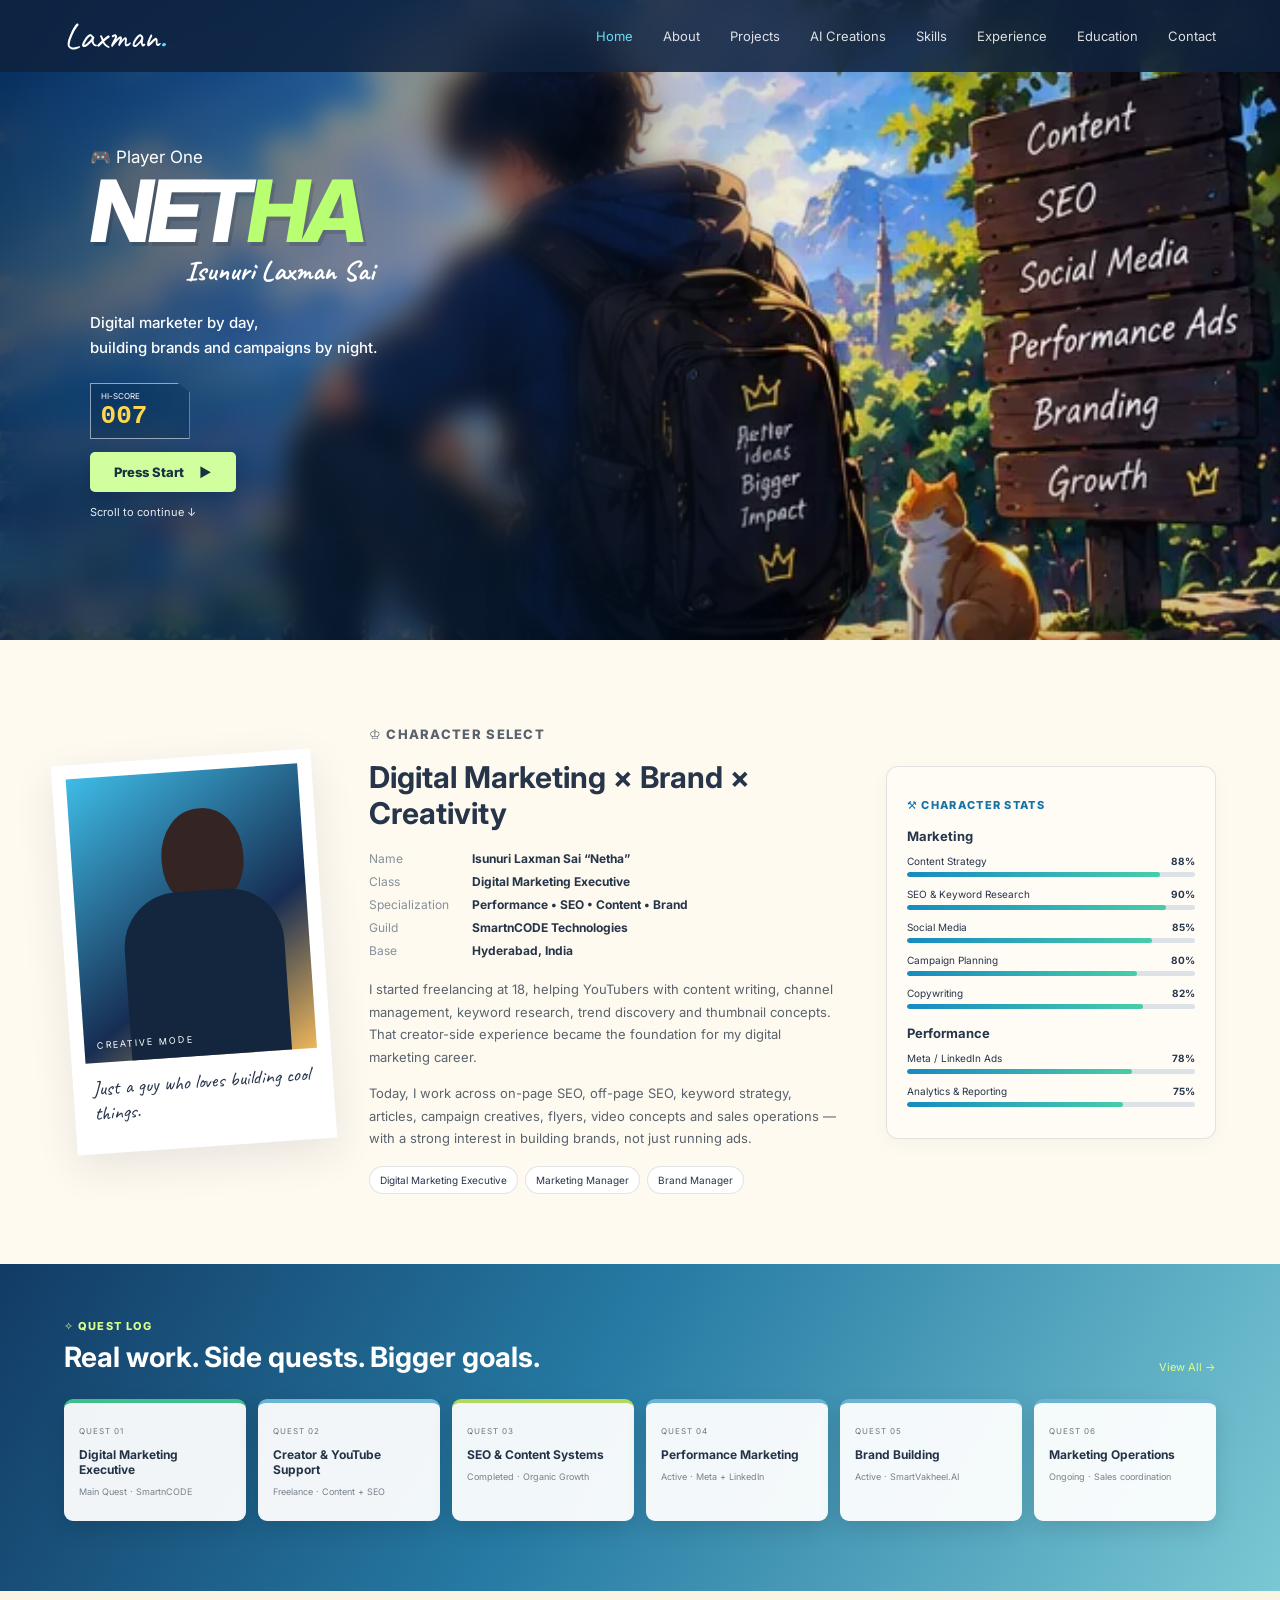
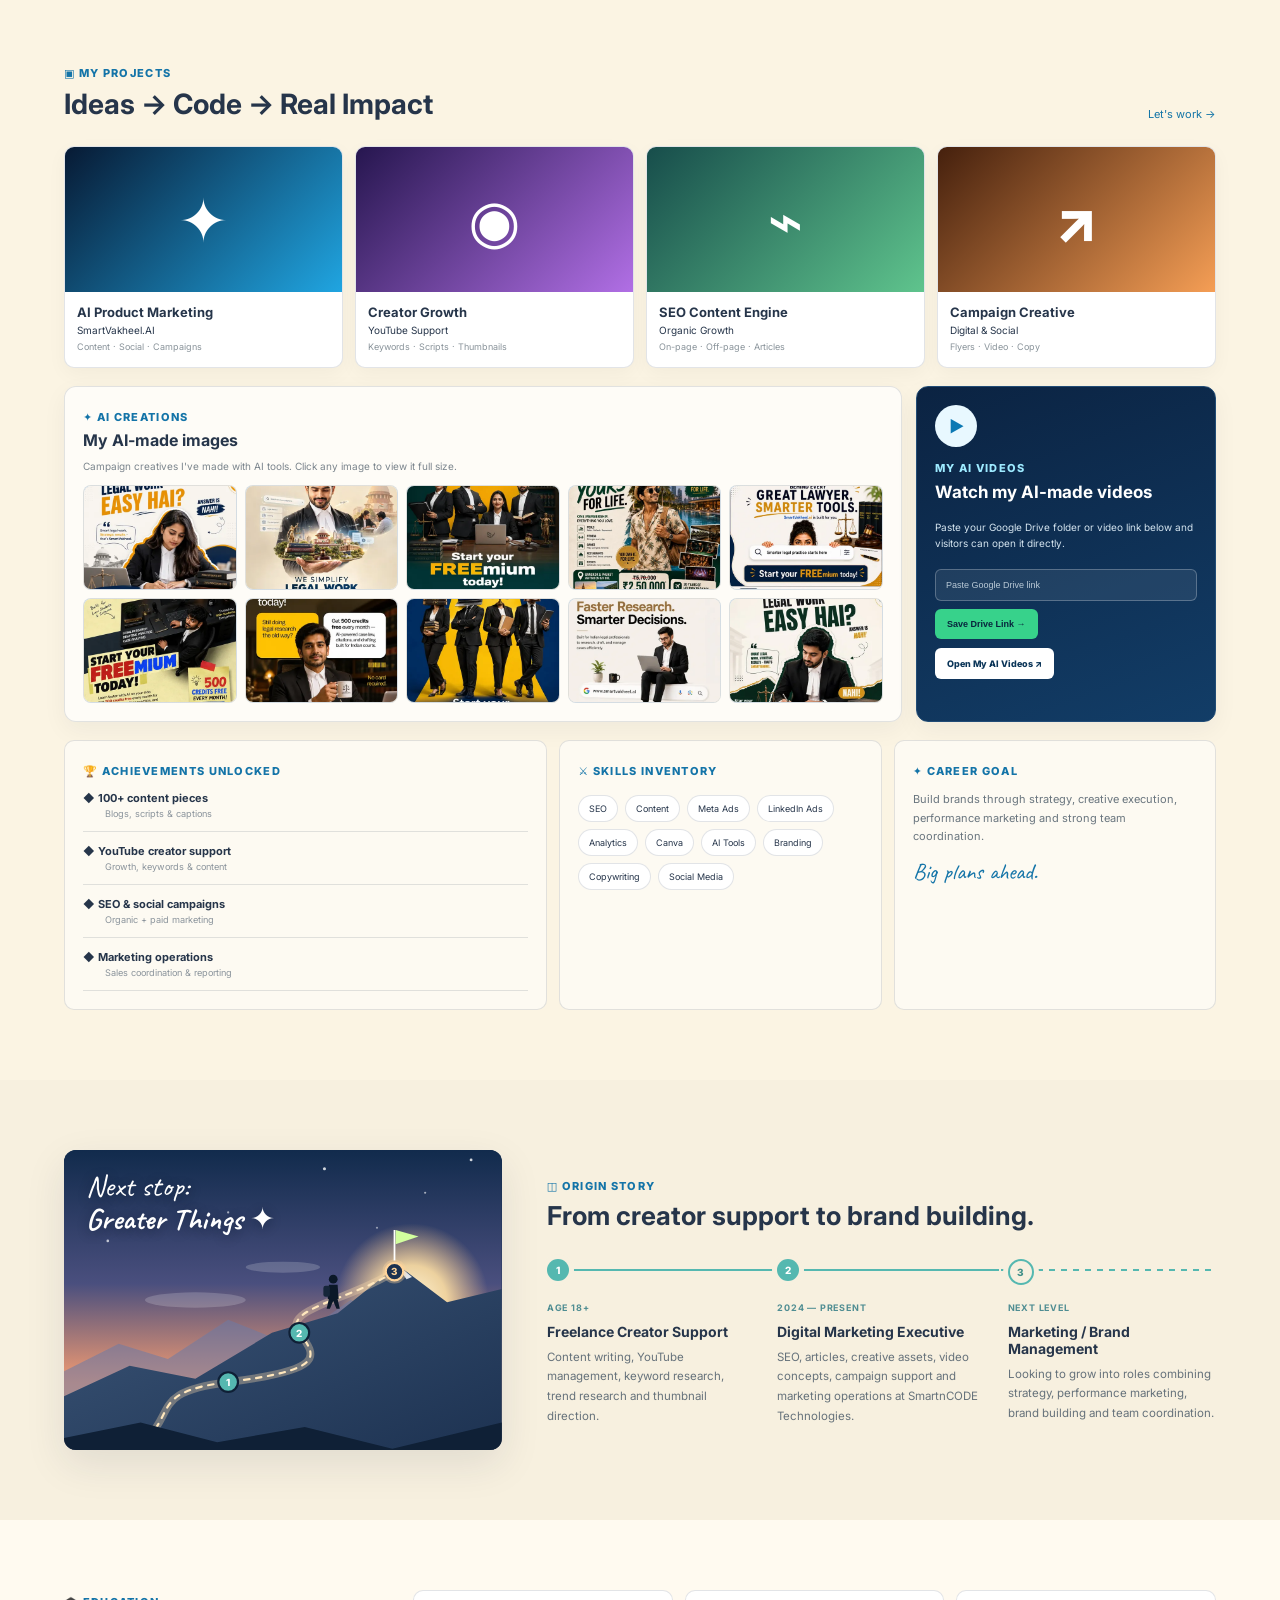
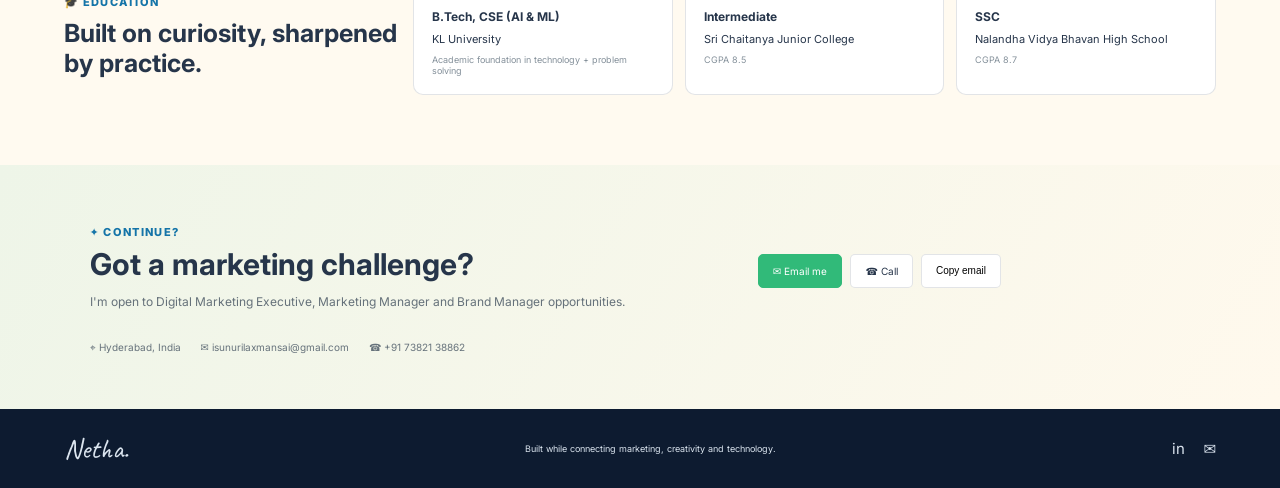
<file: index.html>
<!DOCTYPE html>
<html lang="en">
<head>
  <meta charset="UTF-8" />
  <meta name="viewport" content="width=device-width, initial-scale=1.0" />
  <!-- SITE URL: if you move to a custom domain, replace https://laxmansai.pages.dev everywhere
       in this file, robots.txt, sitemap.xml and llms.txt. -->
  <title>Isunuri Laxman Sai – Digital Marketing Executive in Hyderabad | SEO, Content &amp; Brand</title>
  <meta name="description" content="Isunuri Laxman Sai (Netha) is a Digital Marketing Executive in Hyderabad, India, working across SEO, content strategy, social media, Meta &amp; LinkedIn ads and brand campaigns. Open to Marketing Manager and Brand Manager roles." />
  <meta name="author" content="Isunuri Laxman Sai" />
  <meta name="robots" content="index, follow, max-image-preview:large" />
  <meta name="theme-color" content="#10223e" />
  <link rel="canonical" href="https://laxmansai.pages.dev/" />
  <link rel="icon" href="data:image/svg+xml,%3Csvg xmlns='http://www.w3.org/2000/svg' viewBox='0 0 64 64'%3E%3Crect width='64' height='64' rx='14' fill='%2310223e'/%3E%3Ctext x='30' y='45' font-family='Georgia,serif' font-style='italic' font-size='38' fill='%23fff' text-anchor='middle'%3EL%3C/text%3E%3Ccircle cx='47' cy='42' r='5' fill='%2354d7ff'/%3E%3C/svg%3E" />

  <!-- Social sharing preview (LinkedIn, WhatsApp, X, Facebook) -->
  <meta property="og:type" content="profile" />
  <meta property="og:site_name" content="Laxman Sai" />
  <meta property="og:title" content="Isunuri Laxman Sai – Digital Marketing × Brand × Creativity" />
  <meta property="og:description" content="Digital Marketing Executive in Hyderabad working across SEO, content, social media, performance marketing and brand campaigns." />
  <meta property="og:url" content="https://laxmansai.pages.dev/" />
  <meta property="og:image" content="https://laxmansai.pages.dev/images/laxman-sai-portfolio-share.jpg" />
  <meta property="og:image:width" content="1200" />
  <meta property="og:image:height" content="630" />
  <meta property="og:image:alt" content="Isunuri Laxman Sai – Digital Marketing Executive, Hyderabad. SEO, content, social and brand." />
  <meta property="og:locale" content="en_IN" />
  <meta property="profile:first_name" content="Laxman Sai" />
  <meta property="profile:last_name" content="Isunuri" />
  <meta name="twitter:card" content="summary_large_image" />
  <meta name="twitter:title" content="Isunuri Laxman Sai – Digital Marketing × Brand × Creativity" />
  <meta name="twitter:description" content="Digital Marketing Executive in Hyderabad working across SEO, content, social media, performance marketing and brand campaigns." />
  <meta name="twitter:image" content="https://laxmansai.pages.dev/images/laxman-sai-portfolio-share.jpg" />

  <!-- Load fonts and the hero image early instead of waiting for the stylesheet -->
  <link rel="preconnect" href="https://fonts.googleapis.com" />
  <link rel="preconnect" href="https://fonts.gstatic.com" crossorigin />
  <link rel="stylesheet" href="https://fonts.googleapis.com/css2?family=Caveat:wght@500;700&family=Inter:wght@400;500;600;700;800&display=swap" />
  <link rel="preload" as="image" href="images/laxman-sai-digital-marketer-hero.webp" type="image/webp" fetchpriority="high" />
  <link rel="stylesheet" href="style.css" />

  <!-- Structured data: tells Google and AI answer engines who this page is about -->
  <script type="application/ld+json">
  {
    "@context": "https://schema.org",
    "@graph": [
      {
        "@type": "Person",
        "@id": "https://laxmansai.pages.dev/#person",
        "name": "Isunuri Laxman Sai",
        "alternateName": ["Laxman Sai", "Netha"],
        "url": "https://laxmansai.pages.dev/",
        "image": "https://laxmansai.pages.dev/images/laxman-sai-portfolio-share.jpg",
        "jobTitle": "Digital Marketing Executive",
        "description": "Digital marketer in Hyderabad, India, working across SEO, content strategy, social media, performance marketing and brand building.",
        "email": "mailto:isunurilaxmansai@gmail.com",
        "telephone": "+91-73821-38862",
        "address": { "@type": "PostalAddress", "addressLocality": "Hyderabad", "addressRegion": "Telangana", "addressCountry": "IN" },
        "worksFor": { "@type": "Organization", "name": "SmartnCODE Technologies" },
        "alumniOf": { "@type": "CollegeOrUniversity", "name": "KL University" },
        "knowsAbout": ["Digital Marketing", "Search Engine Optimization", "Keyword Research", "Content Strategy", "Copywriting", "Social Media Marketing", "Meta Ads", "LinkedIn Ads", "Marketing Analytics", "Brand Management", "YouTube Growth"],
        "sameAs": ["https://www.linkedin.com/in/isunurilaxmansai/"]
      },
      {
        "@type": "WebSite",
        "@id": "https://laxmansai.pages.dev/#website",
        "url": "https://laxmansai.pages.dev/",
        "name": "Laxman Sai – Portfolio",
        "inLanguage": "en-IN",
        "publisher": { "@id": "https://laxmansai.pages.dev/#person" }
      },
      {
        "@type": "ProfilePage",
        "@id": "https://laxmansai.pages.dev/#profile",
        "url": "https://laxmansai.pages.dev/",
        "name": "Isunuri Laxman Sai – Digital Marketing Executive",
        "isPartOf": { "@id": "https://laxmansai.pages.dev/#website" },
        "mainEntity": { "@id": "https://laxmansai.pages.dev/#person" },
        "dateModified": "2026-09-26"
      }
    ]
  }
  </script>
</head>
<body>
  <header class="site-header">
    <a class="logo" href="#home">Laxman<span>.</span></a>
    <button class="menu-toggle" aria-label="Open menu">☰</button>
    <nav class="nav">
      <a class="active" href="#home">Home</a>
      <a href="#about">About</a>
      <a href="#projects">Projects</a>
      <a href="#ai-creations">AI Creations</a>
      <a href="#skills">Skills</a>
      <a href="#experience">Experience</a>
      <a href="#education">Education</a>
      <a href="#contact">Contact</a>
    </nav>
  </header>

  <main>
    <section id="home" class="hero">
      <div class="hero-overlay"></div>
      <div class="anime-artwork" aria-hidden="true"></div>
      <div class="hero-content">
        <div class="player-tag">🎮 Player One</div>
        <h1>NET<span>HA</span> <span class="signature">Isunuri Laxman Sai</span></h1>
        <p class="hero-copy">Digital marketer by day,<br>building brands and campaigns by night.</p>
        <div class="score-card">
          <small>HI-SCORE</small>
          <strong>007</strong>
        </div>
        <a class="start-btn" href="#about">Press Start <span>▶</span></a>
        <a class="scroll-cue" href="#about">Scroll to continue ↓</a>
      </div>
      <div class="hero-art anime-hero-art">
        <div class="sun"></div>
        <div class="mountain mountain-1"></div>
        <div class="mountain mountain-2"></div>
        <div class="lake"></div>
        <div class="hero-character">
          <div class="head"></div>
          <div class="body"></div>
          <div class="leg leg-left"></div>
          <div class="leg leg-right"></div>
          <div class="bag">Better<br>Ideas<br>Bigger<br>Impact</div>
        </div>
        <div class="cat">🐈</div>
        <div class="signpost">
          <b>Marketing</b><b>Content</b><b>SEO</b><b>Brand</b><b>Creativity</b>
        </div>
      </div>
    </section>

    <section id="about" class="section about">
      <div class="polaroid">
        <div class="portrait-placeholder">
          <div class="portrait-head"></div>
          <div class="portrait-body"></div>
          <span>CREATIVE MODE</span>
        </div>
        <p>Just a guy who loves building cool things.</p>
      </div>

      <div class="bio">
        <p class="eyebrow">♔ CHARACTER SELECT</p>
        <h2>Digital Marketing × Brand × Creativity</h2>
        <div class="meta-grid">
          <span>Name</span><b>Isunuri Laxman Sai “Netha”</b>
          <span>Class</span><b>Digital Marketing Executive</b>
          <span>Specialization</span><b>Performance • SEO • Content • Brand</b>
          <span>Guild</span><b>SmartnCODE Technologies</b>
          <span>Base</span><b>Hyderabad, India</b>
        </div>
        <p>
          I started freelancing at 18, helping YouTubers with content writing,
          channel management, keyword research, trend discovery and thumbnail concepts.
          That creator-side experience became the foundation for my digital marketing career.
        </p>
        <p>
          Today, I work across on-page SEO, off-page SEO, keyword strategy, articles,
          campaign creatives, flyers, video concepts and sales operations — with a strong
          interest in building brands, not just running ads.
        </p>
        <div class="role-chips">
          <span>Digital Marketing Executive</span>
          <span>Marketing Manager</span>
          <span>Brand Manager</span>
        </div>
      </div>

      <div id="skills" class="stats-card">
        <p class="eyebrow">⚒ CHARACTER STATS</p>
        <h3>Marketing</h3>
        <div class="stat"><label>Content Strategy <b>88%</b></label><i style="--w:88%"></i></div>
        <div class="stat"><label>SEO & Keyword Research <b>90%</b></label><i style="--w:90%"></i></div>
        <div class="stat"><label>Social Media <b>85%</b></label><i style="--w:85%"></i></div>
        <div class="stat"><label>Campaign Planning <b>80%</b></label><i style="--w:80%"></i></div>
        <div class="stat"><label>Copywriting <b>82%</b></label><i style="--w:82%"></i></div>
        <h3>Performance</h3>
        <div class="stat"><label>Meta / LinkedIn Ads <b>78%</b></label><i style="--w:78%"></i></div>
        <div class="stat"><label>Analytics & Reporting <b>75%</b></label><i style="--w:75%"></i></div>
      </div>
    </section>

    <section class="quest-section">
      <div class="section-heading light">
        <div><span class="eyebrow">✧ QUEST LOG</span><h2>Real work. Side quests. Bigger goals.</h2></div>
        <a href="#experience">View All →</a>
      </div>
      <div class="quest-grid">
        <article class="quest active"><small>QUEST 01</small><h3>Digital Marketing Executive</h3><p>Main Quest · SmartnCODE</p></article>
        <article class="quest"><small>QUEST 02</small><h3>Creator & YouTube Support</h3><p>Freelance · Content + SEO</p></article>
        <article class="quest done"><small>QUEST 03</small><h3>SEO & Content Systems</h3><p>Completed · Organic Growth</p></article>
        <article class="quest"><small>QUEST 04</small><h3>Performance Marketing</h3><p>Active · Meta + LinkedIn</p></article>
        <article class="quest"><small>QUEST 05</small><h3>Brand Building</h3><p>Active · SmartVakheel.AI</p></article>
        <article class="quest"><small>QUEST 06</small><h3>Marketing Operations</h3><p>Ongoing · Sales coordination</p></article>
      </div>
    </section>

    <section id="projects" class="section projects">
      <div class="section-heading">
        <div><span class="eyebrow">▣ MY PROJECTS</span><h2>Ideas → Code → Real Impact</h2></div>
        <a href="#contact">Let's work →</a>
      </div>
      <!-- Each card opens a detail view.
           data-url: the project link (leave empty to hide the link section).
           .project-details: the full description shown when the card is expanded. -->
      <div class="project-grid">
        <article class="project-card project-blue" data-url="https://www.smartvakheel.ai">
          <div class="project-visual">✦</div><h3>AI Product Marketing</h3><p>SmartVakheel.AI</p><small>Content · Social · Campaigns</small>
          <div class="project-details">
            <p>Brand and growth marketing for SmartVakheel.AI, an AI assistant that helps legal professionals research faster, draft smarter and manage their work better.</p>
            <p>My job is to turn product features into clear, benefit-led messages that lawyers actually care about, and to make sure that message shows up consistently everywhere the brand appears.</p>
            <h4>What I worked on</h4>
            <ul>
              <li>Social media content, captions and posting calendars</li>
              <li>Campaign creatives for launches and freemium offers</li>
              <li>Ad copy and landing-page messaging</li>
              <li>Tracking campaign performance and reporting what worked</li>
            </ul>
            <p>The goal throughout: build a brand people trust, not just run ads. Every post, flyer and campaign should make the product feel simpler and more credible to the people it is built for.</p>
          </div>
        </article>
        <article class="project-card project-purple" data-url="">
          <div class="project-visual">◉</div><h3>Creator Growth</h3><p>YouTube Support</p><small>Keywords · Scripts · Thumbnails</small>
          <div class="project-details">
            <p>Where it all started. From 18, I freelanced with YouTube creators on content writing, channel management, keyword research, trend discovery and thumbnail concepts.</p>
            <p>Working on the creator side taught me how audiences discover and choose content, which became the foundation for everything I do in marketing today.</p>
          </div>
        </article>
        <article class="project-card project-green" data-url="">
          <div class="project-visual">⌁</div><h3>SEO Content Engine</h3><p>Organic Growth</p><small>On-page · Off-page · Articles</small>
          <div class="project-details">
            <p>On-page and off-page SEO, keyword strategy and long-form articles built to grow organic traffic steadily over time.</p>
            <p>I research what people are searching for, map keywords to pages, write and optimise the content, and build the off-page signals that help it rank.</p>
          </div>
        </article>
        <article class="project-card project-orange" data-url="">
          <div class="project-visual">↗</div><h3>Campaign Creative</h3><p>Digital & Social</p><small>Flyers · Video · Copy</small>
          <div class="project-details">
            <p>Flyers, video concepts and copy for digital and social campaigns.</p>
            <p>Each piece starts from one clear message, then gets shaped for the channel it runs on, whether that is a feed post, a short video or a printed flyer.</p>
          </div>
        </article>
      </div>

      <template id="projectViewTemplate">
        <div class="project-overlay">
          <div class="lightbox-backdrop"></div>
          <article class="project-modal" tabindex="-1" role="dialog" aria-modal="true">
            <div class="pm-inner">
              <button class="pm-close" type="button" aria-label="Close">✕</button>
              <div class="pm-content">
                <div class="pm-summary" aria-hidden="true"></div>
                <div class="pm-body">
                  <span class="eyebrow pm-subtitle"></span>
                  <h2 class="pm-title"></h2>
                  <div class="pm-tags"></div>
                  <div class="pm-description"></div>
                  <div class="pm-link"><span>PROJECT LINK</span><a target="_blank" rel="noopener noreferrer"></a></div>
                </div>
              </div>
            </div>
          </article>
        </div>
      </template>

      <div id="ai-creations" class="ai-showcase">
        <div class="ai-gallery-card">
          <div class="section-heading compact">
            <div><span class="eyebrow">✦ AI CREATIONS</span><h3>My AI-made images</h3></div>
          </div>
          <p class="gallery-note">Campaign creatives I've made with AI tools. Click any image to view it full size.</p>
          <!-- To add or swap an image: put the file in the images folder and add/edit a button below. -->
          <div id="aiGallery" class="ai-gallery">
            <button class="ai-slot" type="button"><img src="images/thumbs/smartvakheel-legal-work-easy-hai.webp" data-full="images/smartvakheel-legal-work-easy-hai.webp" width="480" height="480" alt="SmartVakheel.ai “Legal work easy hai?” post" loading="lazy" decoding="async"></button>
            <button class="ai-slot" type="button"><img src="images/thumbs/smartvakheel-we-simplify-legal-work.webp" data-full="images/smartvakheel-we-simplify-legal-work.webp" width="480" height="480" alt="SmartVakheel.AI “We simplify legal work” post" loading="lazy" decoding="async"></button>
            <button class="ai-slot" type="button"><img src="images/thumbs/smartvakheel-freemium-poster.webp" data-full="images/smartvakheel-freemium-poster.webp" width="480" height="600" alt="SmartVakheel.AI “Start your FREEmium today” poster" loading="lazy" decoding="async"></button>
            <button class="ai-slot" type="button"><img src="images/thumbs/dm-club-membership-offer.webp" data-full="images/dm-club-membership-offer.webp" width="480" height="480" alt="DM Club “Make it yours. For life.” membership offer" loading="lazy" decoding="async"></button>
            <button class="ai-slot" type="button"><img src="images/thumbs/smartvakheel-great-lawyer-smarter-tools.webp" data-full="images/smartvakheel-great-lawyer-smarter-tools.webp" width="480" height="480" alt="SmartVakheel.AI “Great lawyer, smarter tools” post" loading="lazy" decoding="async"></button>
            <button class="ai-slot" type="button"><img src="images/thumbs/smartvakheel-freemium-law-students.webp" data-full="images/smartvakheel-freemium-law-students.webp" width="480" height="480" alt="SmartVakheel.AI freemium offer for law students" loading="lazy" decoding="async"></button>
            <button class="ai-slot" type="button"><img src="images/thumbs/smartvakheel-freemium-advocates.webp" data-full="images/smartvakheel-freemium-advocates.webp" width="480" height="640" alt="SmartVakheel.AI freemium poster for advocates" loading="lazy" decoding="async"></button>
            <button class="ai-slot" type="button"><img src="images/thumbs/smartvakheel-freemium-law-firms.webp" data-full="images/smartvakheel-freemium-law-firms.webp" width="480" height="600" alt="SmartVakheel.AI freemium poster for law firms" loading="lazy" decoding="async"></button>
            <button class="ai-slot" type="button"><img src="images/thumbs/smartvakheel-faster-research-smarter-decisions.webp" data-full="images/smartvakheel-faster-research-smarter-decisions.webp" width="480" height="480" alt="SmartVakheel “Faster research. Smarter decisions.” post" loading="lazy" decoding="async"></button>
            <button class="ai-slot" type="button"><img src="images/thumbs/smartvakheel-legal-work-easy-hai-green.webp" data-full="images/smartvakheel-legal-work-easy-hai-green.webp" width="480" height="480" alt="SmartVakheel.ai “Legal work easy hai?” post, green version" loading="lazy" decoding="async"></button>
          </div>
        </div>

        <aside class="drive-card">
          <div class="drive-icon">▶</div>
          <span class="eyebrow">MY AI VIDEOS</span>
          <h3>Watch my AI-made videos</h3>
          <p>Paste your Google Drive folder or video link below and visitors can open it directly.</p>
          <input id="driveInput" type="url" placeholder="Paste Google Drive link">
          <button id="saveDrive" class="drive-btn">Save Drive Link →</button>
          <a id="driveLink" class="drive-link" href="#" target="_blank" rel="noopener" hidden>Open My AI Videos ↗</a>
        </aside>
      </div>

      <div class="lower-grid">
        <div class="achievements">
          <span class="eyebrow">🏆 ACHIEVEMENTS UNLOCKED</span>
          <div class="achievement">◆ <b>100+ content pieces</b><small>Blogs, scripts & captions</small></div>
          <div class="achievement">◆ <b>YouTube creator support</b><small>Growth, keywords & content</small></div>
          <div class="achievement">◆ <b>SEO & social campaigns</b><small>Organic + paid marketing</small></div>
          <div class="achievement">◆ <b>Marketing operations</b><small>Sales coordination & reporting</small></div>
        </div>

        <div class="inventory">
          <span class="eyebrow">⚔ SKILLS INVENTORY</span>
          <div class="skill-tags">
            <span>SEO</span><span>Content</span><span>Meta Ads</span><span>LinkedIn Ads</span>
            <span>Analytics</span><span>Canva</span><span>AI Tools</span><span>Branding</span>
            <span>Copywriting</span><span>Social Media</span>
          </div>
        </div>

        <div class="inventory">
          <span class="eyebrow">✦ CAREER GOAL</span>
          <p class="career-copy">Build brands through strategy, creative execution, performance marketing and strong team coordination.</p>
          <div class="goal-script">Big plans ahead.</div>
        </div>
      </div>
    </section>

    <section id="experience" class="section experience">
      <div class="experience-art">
        <!-- Journey illustration: the path climbs through the three timeline milestones to the summit. -->
        <svg viewBox="0 0 400 300" preserveAspectRatio="xMidYMid slice" aria-hidden="true">
          <defs>
            <linearGradient id="journeySky" x1="0" y1="0" x2="0" y2="1">
              <stop offset="0" stop-color="#0b2747"/>
              <stop offset=".45" stop-color="#4a4f7e"/>
              <stop offset=".75" stop-color="#f29b72"/>
              <stop offset="1" stop-color="#ffd49a"/>
            </linearGradient>
            <radialGradient id="journeySun">
              <stop offset="0" stop-color="#fff4d6"/>
              <stop offset=".45" stop-color="#ffe0a3" stop-opacity=".9"/>
              <stop offset="1" stop-color="#ffc98a" stop-opacity="0"/>
            </radialGradient>
            <linearGradient id="journeyRidge" x1="0" y1="0" x2="1" y2="1">
              <stop offset="0" stop-color="#3b5577"/>
              <stop offset="1" stop-color="#1c3150"/>
            </linearGradient>
          </defs>
          <rect width="400" height="300" fill="url(#journeySky)"/>
          <g fill="#fff">
            <circle cx="40" cy="96" r="1.2" opacity=".7"/><circle cx="150" cy="70" r="1" opacity=".6"/>
            <circle cx="238" cy="30" r="1.4" opacity=".8"/><circle cx="330" cy="52" r="1" opacity=".6"/>
            <circle cx="372" cy="22" r="1.3" opacity=".8"/><circle cx="286" cy="84" r="1" opacity=".5"/>
          </g>
          <circle cx="318" cy="150" r="70" fill="url(#journeySun)"/>
          <g fill="#fff" opacity=".18">
            <ellipse cx="120" cy="150" rx="46" ry="7"/><ellipse cx="200" cy="120" rx="34" ry="5"/><ellipse cx="360" cy="190" rx="40" ry="6"/>
          </g>
          <path d="M0 215 L50 190 L95 204 L150 168 L205 190 L262 150 L330 180 L400 158 V300 H0Z" fill="#6c7aa6" opacity=".55"/>
          <path d="M0 238 L60 210 L120 222 L190 180 L250 162 L305 118 L350 152 L400 140 V300 H0Z" fill="url(#journeyRidge)"/>
          <path d="M305 118 L296 126 L303 128 L308 124 L313 131 L318 129Z" fill="#fff" opacity=".85"/>
          <path d="M40 300 C120 262 62 236 150 225 S232 202 215 180 S262 150 302 124" fill="none" stroke="#f7d8a8" stroke-width="7" stroke-linecap="round" opacity=".35"/>
          <path d="M40 300 C120 262 62 236 150 225 S232 202 215 180 S262 150 302 124" fill="none" stroke="#ffe7bd" stroke-width="2" stroke-dasharray="5 6" stroke-linecap="round"/>
          <path d="M0 276 L70 262 L140 280 L220 266 L300 286 L400 262 V300 H0Z" fill="#0f2036"/>
          <g font-family="Inter,system-ui,sans-serif" font-size="9" font-weight="800" text-anchor="middle">
            <circle cx="150" cy="225" r="9" fill="#55b8b0" stroke="#0f2036" stroke-width="2"/><text x="150" y="228.5" fill="#fff">1</text>
            <circle cx="215" cy="180" r="9" fill="#55b8b0" stroke="#0f2036" stroke-width="2"/><text x="215" y="183.5" fill="#fff">2</text>
            <circle cx="302" cy="124" r="11" fill="#ffd49a" opacity=".35"/>
            <circle cx="302" cy="124" r="8" fill="#1c3150" stroke="#ffd49a" stroke-width="2"/><text x="302" y="127.5" fill="#ffd49a">3</text>
          </g>
          <line x1="302" y1="114" x2="302" y2="86" stroke="#fff" stroke-width="1.6"/>
          <path d="M303 86 L324 92 L303 99Z" fill="#d2ff9e"/>
          <g transform="translate(246 146)" fill="#0b1828">
            <circle cx="0" cy="-15" r="4"/>
            <path d="M-4 -10 H4 L5 3 H-5Z"/>
            <rect x="-9" y="-9" width="6" height="10" rx="2" fill="#16263a"/>
            <path d="M-4 3 L-6 12 H-3 L0 5 L3 12 H6 L4 3Z"/>
          </g>
        </svg>
        <span>Next stop:<br><b>Greater Things</b> ✦</span>
      </div>
      <div class="timeline">
        <span class="eyebrow">◫ ORIGIN STORY</span>
        <h2>From creator support to brand building.</h2>
        <div class="timeline-row">
          <article><small>AGE 18+</small><h3>Freelance Creator Support</h3><p>Content writing, YouTube management, keyword research, trend research and thumbnail direction.</p></article>
          <article><small>2024 — PRESENT</small><h3>Digital Marketing Executive</h3><p>SEO, articles, creative assets, video concepts, campaign support and marketing operations at SmartnCODE Technologies.</p></article>
          <article><small>NEXT LEVEL</small><h3>Marketing / Brand Management</h3><p>Looking to grow into roles combining strategy, performance marketing, brand building and team coordination.</p></article>
        </div>
      </div>
    </section>

    <section id="education" class="education section">
      <div>
        <span class="eyebrow">🎓 EDUCATION</span>
        <h2>Built on curiosity, sharpened by practice.</h2>
      </div>
      <div class="edu-card"><b>B.Tech, CSE (AI & ML)</b><span>KL University</span><small>Academic foundation in technology + problem solving</small></div>
      <div class="edu-card"><b>Intermediate</b><span>Sri Chaitanya Junior College</span><small>CGPA 8.5</small></div>
      <div class="edu-card"><b>SSC</b><span>Nalandha Vidya Bhavan High School</span><small>CGPA 8.7</small></div>
    </section>

    <section id="contact" class="contact">
      <div>
        <span class="eyebrow">✦ CONTINUE?</span>
        <h2>Got a marketing challenge?</h2>
        <p>I'm open to Digital Marketing Executive, Marketing Manager and Brand Manager opportunities.</p>
      </div>
      <div class="contact-actions">
        <a class="primary" href="mailto:isunurilaxmansai@gmail.com?subject=Marketing%20Opportunity">✉ Email me</a>
        <a href="tel:+917382138862">☎ Call</a>
        <button id="copyEmail">Copy email</button>
      </div>
      <div class="contact-meta">
        <span>⌖ Hyderabad, India</span>
        <span>✉ isunurilaxmansai@gmail.com</span>
        <span>☎ +91 73821 38862</span>
      </div>
    </section>
  </main>

  <footer>
    <div class="footer-logo">Netha.</div>
    <p>Built while connecting marketing, creativity and technology.</p>
    <div class="socials">
      <a href="https://www.linkedin.com/in/isunurilaxmansai/" target="_blank" rel="noopener me" aria-label="LinkedIn profile">in</a>
      <a href="mailto:isunurilaxmansai@gmail.com" aria-label="Email Laxman Sai">✉</a>
    </div>
  </footer>

  <script src="script.js"></script>
</body>
</html>
</file>
<file: style.css>
:root{
  --navy:#10223e; --blue:#0c8ed6; --sky:#49c9ec; --cream:#f8f1df;
  --paper:#fffaf0; --ink:#26354a; --muted:#6b7580; --green:#35b984;
  --border:rgba(32,52,73,.13); --shadow:0 14px 40px rgba(25,44,66,.10);
}
*{box-sizing:border-box} html{scroll-behavior:smooth} body{margin:0;font-family:Inter,system-ui,sans-serif;color:var(--ink);background:var(--cream)}
a{text-decoration:none;color:inherit}.site-header{position:fixed;z-index:50;top:0;left:0;right:0;height:72px;display:flex;align-items:center;justify-content:space-between;padding:0 5%;background:rgba(16,34,62,.86);backdrop-filter:blur(14px);color:#fff}
.logo,.footer-logo{font-family:Caveat,cursive;font-size:36px}.logo span{color:#54d7ff}.nav{display:flex;gap:30px;font-size:13px}.nav a{opacity:.85;transition:.2s}.nav a:hover,.nav a.active{opacity:1;color:#69dcf6}.menu-toggle{display:none;background:none;border:0;color:#fff;font-size:25px}
.hero{min-height:640px;padding-top:72px;position:relative;overflow:hidden;background:linear-gradient(#168ed4,#9ee2f2 62%,#5aa87d);color:#fff}
.hero-overlay{position:absolute;inset:0;background:linear-gradient(90deg,rgba(8,35,65,.78) 0%,rgba(8,35,65,.38) 38%,rgba(8,35,65,.05) 78%),linear-gradient(0deg,rgba(8,35,65,.18),transparent 55%);z-index:2}
/* Frosted blur behind the name: strongest on the left, fading out before the character */
.hero-overlay{-webkit-backdrop-filter:blur(14px) saturate(1.1);backdrop-filter:blur(14px) saturate(1.1);-webkit-mask-image:linear-gradient(90deg,#000 0%,#000 38%,rgba(0,0,0,.55) 50%,transparent 64%);mask-image:linear-gradient(90deg,#000 0%,#000 38%,rgba(0,0,0,.55) 50%,transparent 64%)}
.hero-content{position:relative;z-index:5;width:48%;padding:75px 0 50px 7%}.player-tag{font-size:17px;margin-bottom:6px}.hero h1{font-size:86px;line-height:.9;margin:0;font-weight:800;font-style:italic;letter-spacing:-5px;text-shadow:3px 4px 0 rgba(0,0,0,.12)}.hero h1 span{color:#fff}.signature{font-family:Caveat,cursive;font-size:28px;margin:4px 0 22px 95px}.hero-copy{font-size:15px;line-height:1.7;font-weight:500}.score-card{margin-top:22px;border:1px solid rgba(255,255,255,.55);width:100px;padding:7px 10px;background:rgba(5,37,70,.3);clip-path:polygon(0 0,88% 0,100% 16%,100% 100%,0 100%)}.score-card small{display:block;font-size:8px}.score-card strong{font-family:monospace;font-size:26px;color:#ffd74c}.start-btn{display:inline-block;margin-top:13px;background:#d2ff9e;color:#183244;padding:12px 24px;border-radius:5px;font-weight:800;font-size:13px;box-shadow:0 6px 18px rgba(0,0,0,.14)}.start-btn span{margin-left:12px}.scroll-cue{display:block;margin-top:13px;font-size:11px;opacity:.9}
.hero-art{position:absolute;inset:0}.anime-artwork{position:absolute;inset:0;background-image:url("images/laxman-sai-digital-marketer-hero.webp");background-size:cover;background-position:center right;opacity:1;filter:saturate(1.05)}.anime-hero-art > .sun,.anime-hero-art > .mountain,.anime-hero-art > .lake,.anime-hero-art > .hero-character,.anime-hero-art > .cat,.anime-hero-art > .signpost{display:none}.sun{position:absolute;width:260px;height:260px;border-radius:50%;background:rgba(255,245,185,.8);right:22%;top:90px;filter:blur(2px)}.mountain{position:absolute;bottom:190px;width:0;height:0;border-left:250px solid transparent;border-right:250px solid transparent;border-bottom:240px solid rgba(63,117,167,.78)}.mountain-1{left:35%;transform:scale(1.4)}.mountain-2{left:58%;transform:scale(.95);border-bottom-color:rgba(78,131,173,.72)}.lake{position:absolute;bottom:0;left:0;right:0;height:245px;background:linear-gradient(180deg,rgba(60,179,205,.82),#357f9d)}.hero-character{position:absolute;z-index:4;right:24%;bottom:130px;width:180px;height:270px;transform:rotate(-3deg)}.head{position:absolute;width:80px;height:85px;border-radius:48% 48% 42% 42%;background:#2c2021;left:46px;top:0}.body{position:absolute;width:120px;height:155px;background:#16263a;border-radius:30px 30px 45px 45px;left:27px;top:65px}.leg{position:absolute;background:#142338;width:74px;height:105px;border-radius:0 0 35px 35px;top:170px}.leg-left{left:22px;transform:rotate(18deg)}.leg-right{right:10px;transform:rotate(-18deg)}.bag{position:absolute;z-index:2;right:-8px;top:88px;width:72px;height:125px;border-radius:18px;background:#111a26;color:#fff;padding:30px 6px;font-size:7px;text-align:center;line-height:1.45;box-shadow:inset 0 0 0 2px #303e4c}.cat{position:absolute;right:16%;bottom:125px;font-size:55px;z-index:6}.signpost{position:absolute;right:4%;bottom:185px;z-index:5;display:flex;flex-direction:column;gap:5px;transform:rotate(-4deg)}.signpost b{font-family:Caveat,cursive;font-size:21px;color:#fff;background:#5e4932;padding:6px 18px;min-width:130px;box-shadow:3px 4px 0 rgba(0,0,0,.15)}

.section{padding:70px 5%;max-width:1400px;margin:auto}.about{display:grid;grid-template-columns:260px 1fr 330px;gap:45px;align-items:center;background:var(--paper)}
.polaroid{padding:14px 14px 28px;background:#fff;box-shadow:var(--shadow);transform:rotate(-4deg)}.portrait-placeholder{height:285px;background:linear-gradient(145deg,#3ebce7,#172d52 62%,#edb65a);position:relative;overflow:hidden}.portrait-head{position:absolute;width:82px;height:100px;background:#342524;border-radius:48%;left:90px;top:38px}.portrait-body{position:absolute;width:160px;height:190px;background:#13263d;border-radius:55px 55px 0 0;left:47px;top:120px}.portrait-placeholder span{position:absolute;bottom:12px;left:12px;color:#fff;font-size:9px;letter-spacing:2px}.polaroid p{font-family:Caveat,cursive;font-size:20px;margin:13px 5px 0}.eyebrow{font-size:11px;letter-spacing:1.3px;font-weight:800;color:#1474a8}.about h2{font-size:30px;margin:8px 0 20px}.meta-grid{display:grid;grid-template-columns:95px 1fr;gap:8px;font-size:12px;margin-bottom:20px}.meta-grid span{color:#84909b}.bio p{font-size:13px;line-height:1.75;color:#59636d}.role-chips{display:flex;flex-wrap:wrap;gap:7px;margin-top:16px}.role-chips span,.skill-tags span{padding:7px 10px;border:1px solid var(--border);border-radius:20px;background:#fff;font-size:10px}
.stats-card{border:1px solid var(--border);border-radius:12px;padding:20px;background:rgba(255,255,255,.4);box-shadow:0 6px 20px rgba(0,0,0,.03)}.stats-card h3{font-size:13px;margin:16px 0 10px}.stat{margin:11px 0}.stat label{font-size:10px;display:flex;justify-content:space-between}.stat i{display:block;height:5px;border-radius:10px;background:#dce2e5;margin-top:5px;overflow:hidden}.stat i:after{content:"";display:block;width:var(--w);height:100%;background:linear-gradient(90deg,#168bc2,#48cda9);border-radius:10px}

.quest-section{padding:50px 5% 70px;background:linear-gradient(120deg,#123b65,#267aa3 45%,#7ac8d4);color:#fff}.section-heading{display:flex;justify-content:space-between;align-items:end;gap:20px;margin-bottom:25px}.section-heading h2{font-size:28px;margin:6px 0 0}.section-heading a{font-size:11px;color:#1375a7}.section-heading.light .eyebrow,.section-heading.light a{color:#d9ff8b}.section-heading.light h2{color:#fff}.quest-grid{display:grid;grid-template-columns:repeat(6,1fr);gap:12px;max-width:1400px;margin:auto}.quest{background:rgba(255,255,255,.94);color:#243448;min-height:120px;border-radius:9px;padding:15px;box-shadow:0 8px 22px rgba(0,0,0,.12);border-top:4px solid #6bb4d3}.quest.active{border-top-color:#41bf8b}.quest.done{border-top-color:#b2d85c}.quest small{font-size:8px;letter-spacing:1px;color:#6b7780}.quest h3{font-size:12px;margin:9px 0}.quest p{font-size:9px;color:#77818b}

.projects{background:#fbf4e3}.project-grid{display:grid;grid-template-columns:repeat(4,1fr);gap:12px}.project-card{background:#fff;border:1px solid var(--border);border-radius:10px;overflow:hidden;box-shadow:0 6px 20px rgba(0,0,0,.04)}.project-visual{height:145px;display:grid;place-items:center;font-size:60px;color:#fff;font-weight:800}.project-blue .project-visual{background:linear-gradient(135deg,#071a34,#20a5e1)}.project-purple .project-visual{background:linear-gradient(135deg,#26164f,#b16fe5)}.project-green .project-visual{background:linear-gradient(135deg,#174d4b,#5fc48d)}.project-orange .project-visual{background:linear-gradient(135deg,#45200d,#f59e55)}.project-card h3,.pm-summary h3{font-size:13px;margin:12px 12px 4px}.project-card p,.pm-summary p{font-size:10px;margin:0 12px 5px}.project-card small,.pm-summary small{display:block;font-size:9px;color:#89939a;margin:0 12px 15px}
.lower-grid{display:grid;grid-template-columns:1.5fr 1fr 1fr;gap:12px;margin-top:18px}.concept-box,.achievements,.inventory{border:1px solid var(--border);background:rgba(255,255,255,.55);border-radius:10px;padding:18px}.compact{margin-bottom:14px}.compact h3{font-size:16px;margin:5px 0}.concepts{display:grid;grid-template-columns:repeat(4,1fr);gap:5px}.concept{height:120px;display:grid;place-items:end start;padding:10px;color:#fff;font-weight:800;font-size:11px;background:linear-gradient(145deg,#2b8eb6,#0e294e)}.c2{background:linear-gradient(145deg,#b649d3,#26345f)}.c3{background:linear-gradient(145deg,#e3a75d,#2d5668)}.c4{background:linear-gradient(145deg,#ee7a43,#44244e)}.achievement{padding:12px 0;border-bottom:1px solid var(--border);font-size:11px}.achievement small{display:block;color:#8b949c;margin-top:3px;margin-left:22px}.skill-tags{display:flex;flex-wrap:wrap;gap:7px;margin-top:16px}.skill-tags span{font-size:9px}

.experience{display:grid;grid-template-columns:38% 1fr;gap:45px;align-items:center;background:#f7f0df}.experience-art{min-height:300px;position:relative;overflow:hidden;border-radius:12px;background:#0b2747;box-shadow:var(--shadow)}.experience-art svg{position:absolute;inset:0;width:100%;height:100%;display:block}.experience-art span{position:absolute;left:22px;top:20px;color:#fff;font-family:Caveat,cursive;font-size:30px;line-height:1.1;text-shadow:0 2px 12px rgba(8,20,36,.45)}.timeline h2{font-size:26px;margin:6px 0 28px}.timeline-row{position:relative;display:grid;grid-template-columns:repeat(3,1fr);gap:22px;padding-top:36px;counter-reset:step}.timeline-row:before{content:"";position:absolute;top:10px;left:10px;right:0;height:2px;background:linear-gradient(90deg,#55b8b0 67%,transparent 67%),repeating-linear-gradient(90deg,#55b8b0 0 6px,transparent 6px 12px)}.timeline-row article{position:relative;counter-increment:step}.timeline-row article:before{content:counter(step);position:absolute;top:-36px;left:0;width:22px;height:22px;display:grid;place-items:center;border-radius:50%;background:#55b8b0;color:#fff;font-size:10px;font-weight:800;box-shadow:0 0 0 5px #f7f0df}.timeline-row article:last-child:before{background:#f7f0df;color:#3f8f88;border:2px solid #55b8b0}.timeline-row small{font-size:9px;letter-spacing:.8px;font-weight:700;color:#4f8d92}.timeline-row h3{font-size:14px;margin:8px 0}.timeline-row p{font-size:11.5px;line-height:1.7;color:#66727b;margin:0}

.education{display:grid;grid-template-columns:1.3fr repeat(3,1fr);gap:12px;align-items:stretch;background:#fffaf0}.education h2{font-size:25px;margin:8px 0}.edu-card{padding:18px;background:#fff;border:1px solid var(--border);border-radius:10px;display:flex;flex-direction:column;gap:8px}.edu-card b{font-size:12px}.edu-card span{font-size:11px}.edu-card small{font-size:9px;color:#84909a}
.contact{padding:55px 7%;display:grid;grid-template-columns:1.5fr 1fr;gap:20px;align-items:center;background:linear-gradient(120deg,#eef5e8,#fff9ed)}.contact h2{font-size:30px;margin:6px 0}.contact p{font-size:12px;color:#65717a}.contact-actions{display:flex;gap:8px;flex-wrap:wrap}.contact-actions a,.contact-actions button{border:1px solid var(--border);background:#fff;padding:10px 14px;border-radius:5px;font-size:10px;cursor:pointer}.contact-actions .primary{background:#31ba79;color:#fff;border-color:#31ba79}.contact-meta{grid-column:1/-1;display:flex;gap:20px;font-size:10px;color:#66727b}
footer{background:#0d1b30;color:#dbe5ef;display:flex;align-items:center;justify-content:space-between;padding:22px 5%;font-size:9px}.footer-logo{font-size:28px}.socials{display:flex;gap:18px;font-size:15px}

@media(max-width:1000px){
  .hero-content{width:65%}.hero-character{right:16%;opacity:.82}.cat{right:9%}.signpost{right:1%}
  .about{grid-template-columns:220px 1fr}.stats-card{grid-column:1/-1}.quest-grid{grid-template-columns:repeat(3,1fr)}.project-grid{grid-template-columns:repeat(2,1fr)}.lower-grid{grid-template-columns:1fr 1fr}.concept-box{grid-column:1/-1}.experience{grid-template-columns:1fr}.education{grid-template-columns:1fr 1fr}.education>div:first-child{grid-column:1/-1}
}
@media(max-width:680px){
  .site-header{height:62px}.nav{display:none;position:absolute;top:62px;left:0;right:0;background:#10223e;padding:20px 6%;flex-direction:column;gap:18px}.nav.open{display:flex}.menu-toggle{display:block}.hero{padding-top:62px;min-height:650px}.hero-content{width:100%;padding:70px 8%}.hero h1{font-size:62px}.signature{margin-left:55px}.hero-character{right:2%;bottom:95px;transform:scale(.72);transform-origin:bottom right}.cat{right:4%;bottom:90px;font-size:38px}.signpost{display:none}.section{padding:48px 6%}.about{grid-template-columns:1fr}.polaroid{width:230px;margin:auto}.quest-grid,.project-grid,.lower-grid,.timeline-row,.education{grid-template-columns:1fr}.concept-box{grid-column:auto}.contact{grid-template-columns:1fr;padding:48px 7%}.contact-meta{flex-direction:column;gap:8px}.section-heading{align-items:start;flex-direction:column}.section-heading h2{font-size:23px}footer{flex-direction:column;gap:10px;text-align:center}.hero-overlay{background:linear-gradient(90deg,rgba(8,35,65,.72),rgba(8,35,65,.18))}
}

.anime-artwork:after{content:"";position:absolute;inset:0;background:linear-gradient(180deg,rgba(7,30,55,.10),transparent 55%,rgba(7,30,55,.18))}
.hero-content{max-width:720px}
.hero h1{font-family:Inter,system-ui,sans-serif;font-style:italic;font-weight:800;letter-spacing:-5px}
.hero h1 span{color:#b8ff72}
.start-btn{transition:transform .2s ease,box-shadow .2s ease}
.start-btn:hover{transform:translateY(-2px);box-shadow:0 10px 24px rgba(0,0,0,.2)}
.project-card,.quest,.stats-card,.edu-card{transition:transform .2s ease,box-shadow .2s ease}
.project-card:hover,.quest:hover,.stats-card:hover,.edu-card:hover{transform:translateY(-4px);box-shadow:0 16px 32px rgba(25,44,66,.12)}
@media(max-width:680px){
  .anime-artwork{inset:0;background-position:62% center}
  .hero-overlay{-webkit-backdrop-filter:blur(8px);backdrop-filter:blur(8px);-webkit-mask-image:linear-gradient(90deg,#000 60%,rgba(0,0,0,.55) 100%);mask-image:linear-gradient(90deg,#000 60%,rgba(0,0,0,.55) 100%)}
  .hero-overlay{background:linear-gradient(90deg,rgba(8,35,65,.84),rgba(8,35,65,.35))}
}

.ai-showcase{display:grid;grid-template-columns:minmax(0,1fr) 300px;gap:14px;margin-top:18px}
.ai-gallery-card,.drive-card{border:1px solid var(--border);background:rgba(255,255,255,.72);border-radius:12px;padding:18px;box-shadow:0 8px 24px rgba(25,44,66,.05)}
.ai-gallery-card .section-heading{margin-bottom:5px}
.gallery-note{font-size:10px;color:#7b858d;margin:0 0 13px}
.ai-gallery{display:grid;grid-template-columns:repeat(5,1fr);gap:8px}
.ai-slot{display:block;width:100%;height:105px;padding:0;border-radius:8px;border:1px solid var(--border);background:linear-gradient(145deg,#edf6fb,#fffaf0);overflow:hidden;position:relative;cursor:zoom-in;transition:box-shadow .2s ease,border-color .2s ease}
.ai-slot img{display:block;width:100%;height:100%;object-fit:cover}
.ai-slot:hover{border-color:#1474a8;box-shadow:0 10px 24px rgba(25,44,66,.18)}
.ai-slot:focus-visible{outline:2px solid #1474a8;outline-offset:2px}
.ai-slot.is-expanded img{visibility:hidden}
.lightbox{position:fixed;inset:0;z-index:100;cursor:zoom-out;touch-action:none;outline:none}
.lightbox-backdrop{position:absolute;inset:0;background:rgba(8,20,36,.82);backdrop-filter:blur(6px)}
.lightbox-img{position:fixed;margin:0;max-width:none;object-fit:cover;box-shadow:0 30px 80px rgba(0,0,0,.45);user-select:none}
.drive-card{background:linear-gradient(160deg,#0b2342,#123d67);color:#fff;border-color:#214c76;display:flex;flex-direction:column;align-items:flex-start}
.drive-icon{width:42px;height:42px;border-radius:50%;display:grid;place-items:center;background:#e8f8ff;color:#0c79b4;font-weight:800;margin-bottom:14px}
.drive-card .eyebrow{color:#9deaff}
.drive-card h3{font-size:17px;margin:7px 0}
.drive-card p{font-size:10px;line-height:1.6;color:#d4e4ef}
.drive-card input{width:100%;padding:10px;border:1px solid rgba(255,255,255,.25);background:rgba(255,255,255,.08);border-radius:6px;color:#fff;font-size:9px;outline:none;margin:8px 0}
.drive-card input::placeholder{color:#b9c9d6}
.drive-btn,.drive-link{border:0;background:#37d28b;color:#08253d;padding:10px 12px;border-radius:6px;font-size:9px;font-weight:800;cursor:pointer}
.drive-link{display:inline-block;margin-top:9px;background:#fff;color:#0b3558}
.career-copy{font-size:11px;line-height:1.7;color:#69757e}
.goal-script{font-family:Caveat,cursive;font-size:23px;color:#1474a8;margin-top:8px}

/* Hero name sits inside the h1 for SEO, styled as the handwritten signature */
.hero h1 .signature{display:block;color:#fff;font-weight:700;font-style:normal;letter-spacing:0;line-height:1.2;text-shadow:none}

/* Project detail view */
.project-card{cursor:pointer}
.project-card:focus-visible{outline:2px solid #1474a8;outline-offset:3px}
.project-card.is-expanded{visibility:hidden}
.project-details{display:none}
.project-overlay{position:fixed;inset:0;z-index:100;display:grid;place-items:center;padding:16px}
.project-overlay .lightbox-backdrop{touch-action:none}
.project-modal{position:relative;width:min(560px,100%);max-height:88vh;max-height:88dvh;overflow-y:auto;overscroll-behavior:contain;background:#fff;border:1px solid var(--border);border-radius:16px;box-shadow:0 30px 80px rgba(8,20,36,.35);outline:none;scrollbar-width:thin;scrollbar-color:rgba(20,116,168,.35) transparent}
.project-modal::-webkit-scrollbar{width:8px}
.project-modal::-webkit-scrollbar-track{background:transparent;margin:16px 0}
.project-modal::-webkit-scrollbar-thumb{background:rgba(20,116,168,.35);border:2px solid #fff;border-radius:8px}
.project-modal::-webkit-scrollbar-thumb:hover{background:rgba(20,116,168,.6)}
.project-modal.is-animating{position:fixed;overflow:hidden;max-height:none}
.project-modal .project-visual{height:200px}
.pm-inner,.pm-content{position:relative}
.pm-close{position:absolute;top:12px;right:12px;width:32px;height:32px;display:grid;place-items:center;border:0;border-radius:50%;background:rgba(255,255,255,.18);color:#fff;font-size:13px;cursor:pointer;backdrop-filter:blur(6px);transition:background .2s ease}
.pm-close:hover{background:rgba(255,255,255,.34)}
.pm-summary{position:absolute;top:0;left:0;pointer-events:none}
.pm-body{padding:22px 26px 26px}
.pm-body .eyebrow{text-transform:uppercase}
.pm-body h2{font-size:22px;margin:6px 0 12px;color:var(--navy)}
.pm-tags{display:flex;flex-wrap:wrap;gap:6px;margin-bottom:18px}
.pm-tags span{padding:5px 10px;border-radius:20px;background:#eef6fb;color:#1474a8;font-size:10px;font-weight:600}
.pm-description{font-size:13px;line-height:1.75;color:#59636d}
.pm-description p{margin:0 0 12px}
.pm-description h4{font-size:12px;color:var(--ink);margin:18px 0 8px}
.pm-description ul{margin:0 0 12px;padding-left:18px}
.pm-description li{margin-bottom:4px}
.pm-link{display:flex;align-items:center;justify-content:space-between;gap:12px;margin-top:20px;padding:12px 14px;border:1px solid var(--border);border-radius:10px;background:#fbf8f1}
.pm-link span{font-size:10px;letter-spacing:1.2px;font-weight:800;color:#84909b}
.pm-link a{max-width:70%;overflow:hidden;text-overflow:ellipsis;white-space:nowrap;padding:8px 14px;border-radius:6px;background:var(--navy);color:#fff;font-size:12px;font-weight:700;transition:background .2s ease}
.pm-link a:hover{background:#1474a8}
@media(max-width:680px){.project-modal .project-visual{height:150px}.pm-body{padding:18px 18px 22px}}
@media(max-width:680px){
  .timeline h2{font-size:22px}
  .timeline-row{padding:0 0 0 38px;gap:26px}
  .timeline-row:before{top:0;bottom:0;left:10px;right:auto;width:2px;height:auto;background:linear-gradient(180deg,#55b8b0 67%,transparent 67%),repeating-linear-gradient(180deg,#55b8b0 0 6px,transparent 6px 12px)}
  .timeline-row article:before{top:0;left:-38px}
}
@media(max-width:1000px){.ai-showcase{grid-template-columns:1fr}.ai-gallery{grid-template-columns:repeat(5,1fr)}}
@media(max-width:680px){.ai-gallery{grid-template-columns:repeat(2,1fr)}.ai-slot{height:125px}}
</file>
